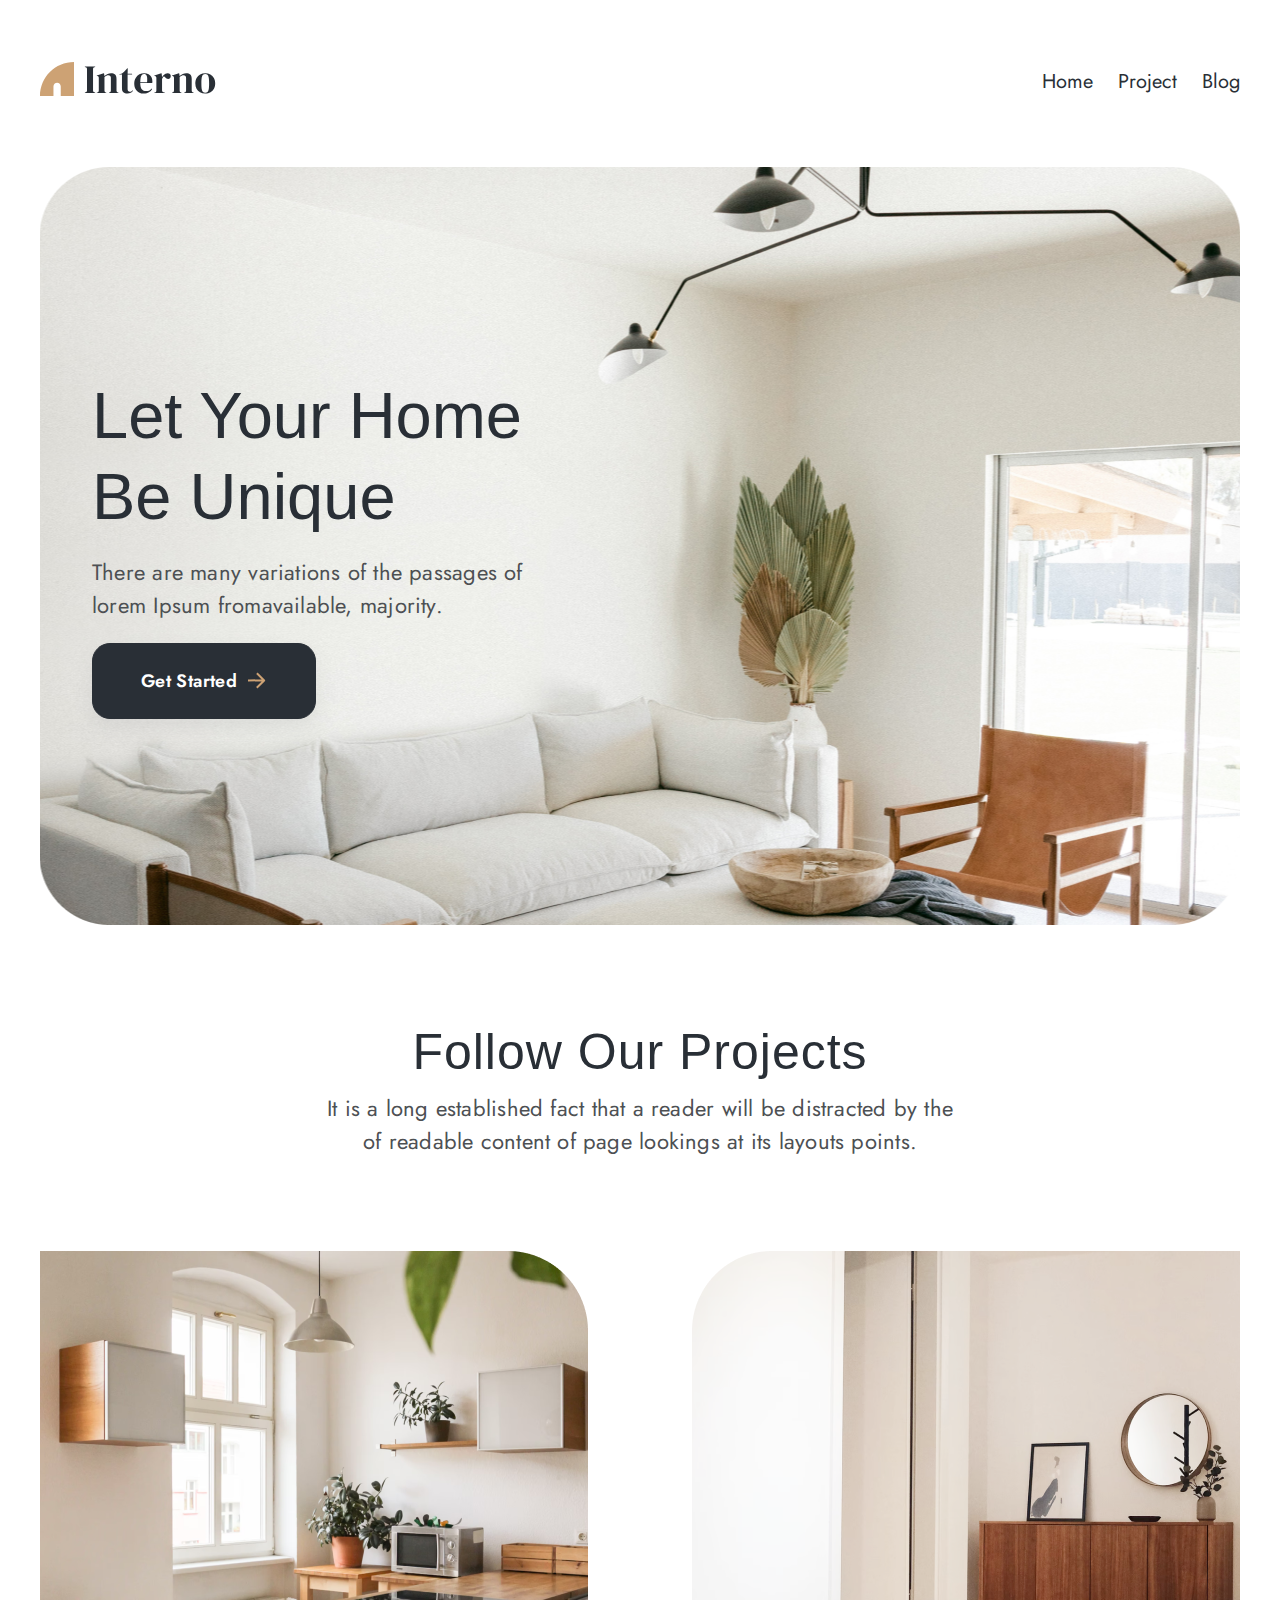
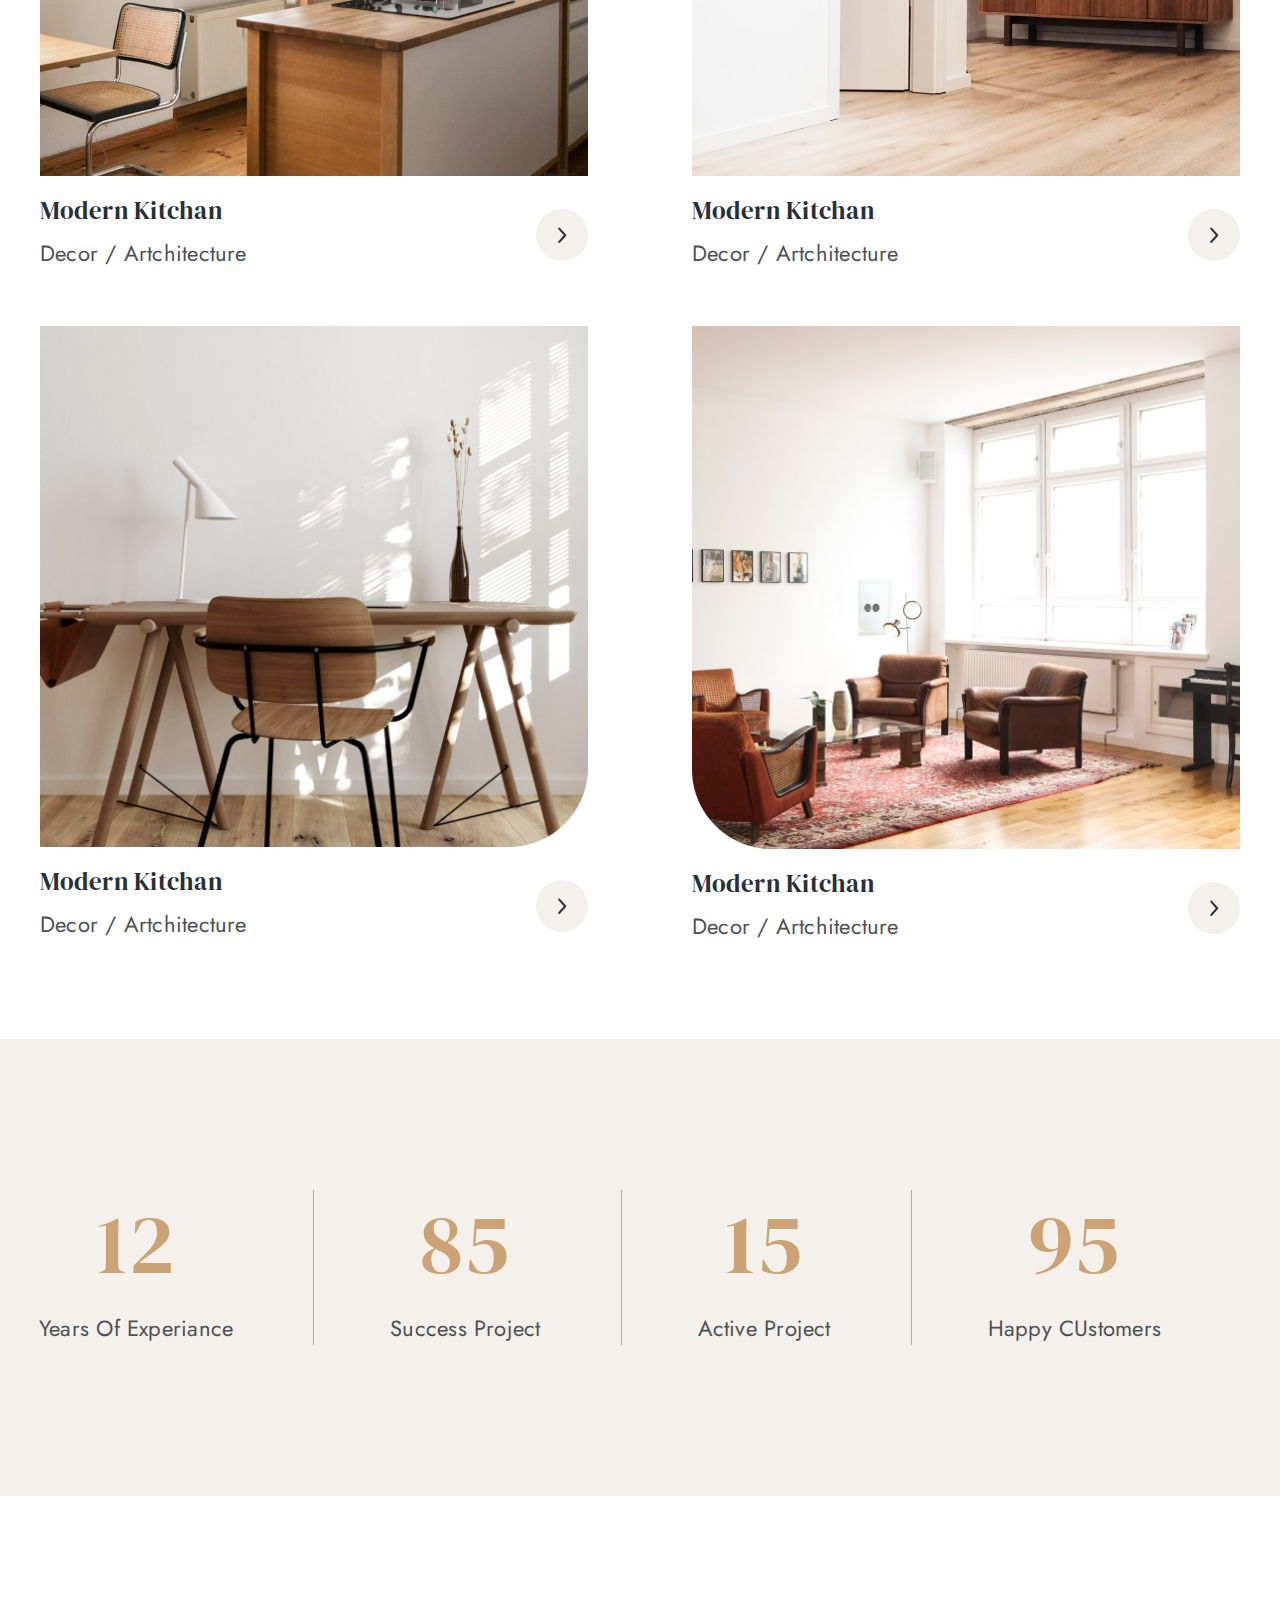
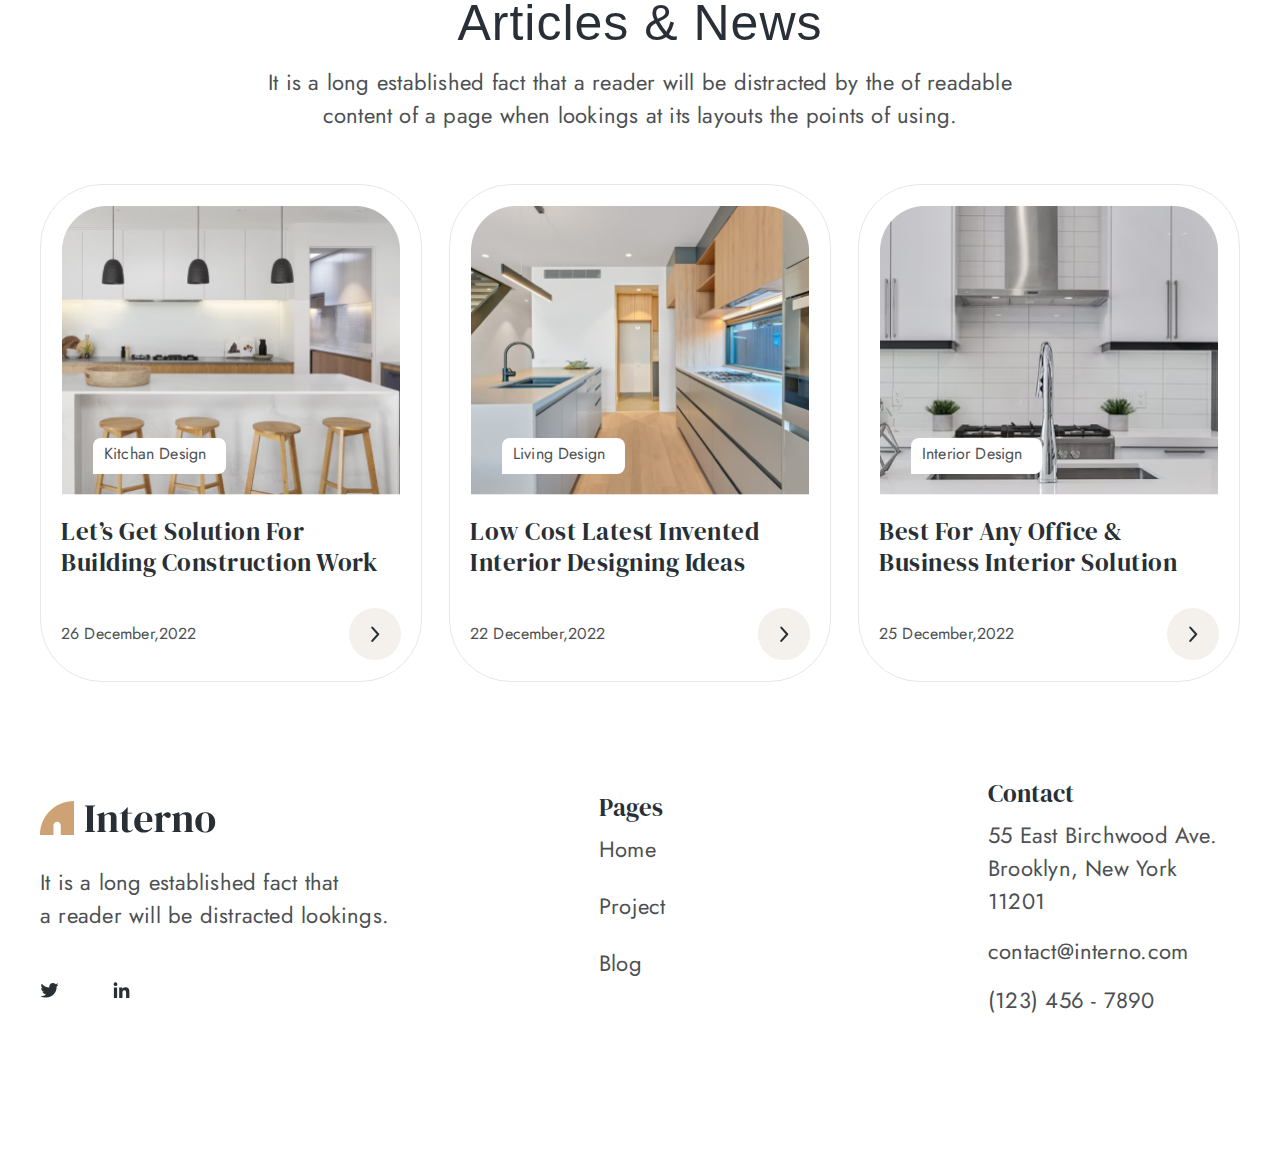
<file: index.html>
<!DOCTYPE html>
<html lang="en">

<head>
    <meta charset="UTF-8">
    <meta http-equiv="X-UA-Compatible" content="IE=edge">
    <meta name="viewport" content="width=device-width, initial-scale=1.0">
    <title>Interno</title>
    <link rel="preconnect" href="https://fonts.googleapis.com">
    <link rel="preconnect" href="https://fonts.gstatic.com" crossorigin>
    <link href="https://fonts.googleapis.com/css2?family=DM+Serif+Display&family=Jost:wght@400;600&display=swap"
        rel="stylesheet">
    <link rel="stylesheet" href="scss/style.css">
</head>

<body>
    <header class="header center">
        <div class="header__content">
            <a href="#" class="header__logo">
                <img class="header__logo-img" src="images/logo.svg" alt="logo">
            </a>
            <nav class="header__navigation">
                <ul class="header__navigation-list">
                    <li class="header__navigation-item">
                        <a href="#" class="header__navigation-link">Home</a>
                    </li>
                    <li class="header__navigation-item">
                        <a href="#" class="header__navigation-link">Project</a>
                    </li>
                    <li class="header__navigation-item">
                        <a href="pages/blog.html" class="header__navigation-link">Blog</a>
                    </li>
                </ul>
            </nav>
        </div>
    </header>
    <section class="banner center">
        <div class="banner__content">
            <div class="banner__subcontent-box">
                <div class="bunner__subcontent">
                    <h1 class="banner__subcontent-heading">Let Your Home Be Unique</h1>
                    <p class="banner__subcontent-text">There are many variations of the passages of lorem Ipsum
                        fromavailable, majority.</p>
                </div>
                <div class="banner__button-box">
                    <button class="banner__button">
                        Get Started
                        <svg class="banner__button-arrow" width="19" height="17" viewBox="0 0 19 17" fill="none"
                            xmlns="http://www.w3.org/2000/svg">
                            <path d="M2 8.43542L15.7232 8.29857M10.6182 1.91138L17.1412 8.43436L10.4868 15.0887"
                                stroke="#CDA274" stroke-width="2" stroke-linecap="square" stroke-linejoin="round" />
                        </svg>
                    </button>
                </div>
            </div>
        </div>
    </section>
    <section class="project center">
        <div class="project__content">
            <h2 class="project__heading">Follow Our Projects</h2>
            <div class="project__text-box">
                <p class="project__text">
                    It&nbsp;is&nbsp;a&nbsp;long established fact that a&nbsp;reader will be&nbsp;distracted by&nbsp;the
                    of&nbsp;readable content of&nbsp;page lookings at&nbsp;its layouts points.
                </p>
            </div>
            <div class="project__items">
                <div class="project__item">
                    <img class="project__item-image" src="images/project-photo1.png" alt="project photo1">
                    <div class="project__item-content">
                        <div class="project__item-box">
                            <p class="project__item-title">Modern Kitchan</p>
                            <p class="project__item-subtitle">Decor / Artchitecture</p>
                        </div>
                        <a href="#" class="project__item-button">
                            <svg width="9" height="16" viewBox="0 0 9 16" fill="none"
                                xmlns="http://www.w3.org/2000/svg">
                                <path d="M1.27101 14.9525L7.21387 8.26683L1.27101 1.58112" stroke="#292F36"
                                    stroke-width="2" stroke-linecap="round" stroke-linejoin="round" />
                            </svg>
                        </a>
                    </div>
                </div>
                <div class="project__item">
                    <img class="project__item-image" src="images/project-photo2.png" alt="project photo1">
                    <div class="project__item-content">
                        <div class="project__item-box">
                            <p class="project__item-title">Modern Kitchan</p>
                            <p class="project__item-subtitle">Decor / Artchitecture</p>
                        </div>
                        <a href="#" class="project__item-button">
                            <svg width="9" height="16" viewBox="0 0 9 16" fill="none"
                                xmlns="http://www.w3.org/2000/svg">
                                <path d="M1.27101 14.9525L7.21387 8.26683L1.27101 1.58112" stroke="#292F36"
                                    stroke-width="2" stroke-linecap="round" stroke-linejoin="round" />
                            </svg>
                        </a>
                    </div>
                </div>
                <div class="project__item">
                    <img class="project__item-image" src="images/project-photo3.png" alt="project photo1">
                    <div class="project__item-content">
                        <div class="project__item-box">
                            <p class="project__item-title">Modern Kitchan</p>
                            <p class="project__item-subtitle">Decor / Artchitecture</p>
                        </div>
                        <a href="#" class="project__item-button">
                            <svg width="9" height="16" viewBox="0 0 9 16" fill="none"
                                xmlns="http://www.w3.org/2000/svg">
                                <path d="M1.27101 14.9525L7.21387 8.26683L1.27101 1.58112" stroke="#292F36"
                                    stroke-width="2" stroke-linecap="round" stroke-linejoin="round" />
                            </svg>
                        </a>
                    </div>
                </div>
                <div class="project__item">
                    <img class="project__item-image" src="images/project-photo4.png" alt="project photo1">
                    <div class="project__item-content">
                        <div class="project__item-box">
                            <p class="project__item-title">Modern Kitchan</p>
                            <p class="project__item-subtitle">Decor / Artchitecture</p>
                        </div>
                        <a href="#" class="project__item-button">
                            <svg width="9" height="16" viewBox="0 0 9 16" fill="none"
                                xmlns="http://www.w3.org/2000/svg">
                                <path d="M1.27101 14.9525L7.21387 8.26683L1.27101 1.58112" stroke="#292F36"
                                    stroke-width="2" stroke-linecap="round" stroke-linejoin="round" />
                            </svg>
                        </a>
                    </div>
                </div>
            </div>
        </div>
    </section>
    <div class="counter">
        <div class="counter__content">
            <div class="counter__content-items">
                <div class="counter__content-item">
                    <p class="content-item__number">12</p>
                    <p class="content-item__text">Years Of Experiance</p>
                </div>
                <div class="counter__content-item">
                    <p class="content-item__number">85</p>
                    <p class="content-item__text">Success Project</p>
                </div>
                <div class="counter__content-item">
                    <p class="content-item__number">15</p>
                    <p class="content-item__text">Active Project</p>
                </div>
                <div class="counter__content-item">
                    <p class="content-item__number">95</p>
                    <p class="content-item__text">Happy CUstomers</p>
                </div>
            </div>
        </div>
    </div>
    <section class="blog center">
        <div class="blog__content">
            <h2 class="blog__heading">Articles & News</h2>
            <div class="blog__text-box ">
                <p class="blog__text">It&nbsp;is&nbsp;a&nbsp;long established fact that a&nbsp;reader will
                    be&nbsp;distracted by&nbsp;the of&nbsp;readable content of&nbsp;a&nbsp;page when lookings
                    at&nbsp;its layouts the points of&nbsp;using.</p>
            </div>
            <div class="blog__items">
                <div class="blog__item">
                    <img class="blog__item-image" src="images/blog-photo1.png" alt="blog photo1">
                    <div class="blog__item-tagbox">
                        <p class="blog__item-tag">Kitchan Design</p>
                    </div>
                    <div class="item-content">
                        <p class="item-content__title">Let’s&nbsp;Get Solution For Building Construction Work</p>
                        <div class="item-content__box">
                            <p class="item-content__date">26 December,2022</p>
                            <a href="#" class="item-content__button">
                                <svg width="9" height="16" viewBox="0 0 9 16" fill="none"
                                    xmlns="http://www.w3.org/2000/svg">
                                    <path d="M1.27101 14.9525L7.21387 8.26683L1.27101 1.58112" stroke="#292F36"
                                        stroke-width="2" stroke-linecap="round" stroke-linejoin="round" />
                                </svg>
                            </a>
                        </div>
                    </div>
                </div>
                <div class="blog__item">
                    <img class="blog__item-image" src="images/blog-photo2.png" alt="blog photo2">
                    <div class="blog__item-tagbox">
                        <p class="blog__item-tag">Living Design</p>
                    </div>
                    <div class="item-content">
                        <p class="item-content__title">Low Cost Latest Invented Interior Designing Ideas</p>
                        <div class="item-content__box">
                            <p class="item-content__date">22 December,2022</p>
                            <div class="item-content__button">
                                <a href="#" class="item-content__button item-content__second-button">
                                    <svg width="9" height="16" viewBox="0 0 9 16" fill="none"
                                        xmlns="http://www.w3.org/2000/svg">
                                        <path d="M1.27101 14.9525L7.21387 8.26683L1.27101 1.58112" stroke="#292F36"
                                            stroke-width="2" stroke-linecap="round" stroke-linejoin="round" />
                                    </svg>
                                </a>
                            </div>
                        </div>
                    </div>
                </div>
                <div class="blog__item">
                    <img class="blog__item-image" src="images/blog-photo3.png" alt="blog photo3">
                    <div class="blog__item-tagbox">
                        <p class="blog__item-tag">Interior Design</p>
                    </div>
                    <div class="item-content">
                        <p class="item-content__title">Best For Any Office & Business Interior Solution</p>
                        <div class="item-content__box">
                            <p class="item-content__date">25 December,2022</p>
                            <a href="#" class="item-content__button">
                                <svg width="9" height="16" viewBox="0 0 9 16" fill="none"
                                    xmlns="http://www.w3.org/2000/svg">
                                    <path d="M1.27101 14.9525L7.21387 8.26683L1.27101 1.58112" stroke="#292F36"
                                        stroke-width="2" stroke-linecap="round" stroke-linejoin="round" />
                                </svg>
                            </a>
                        </div>
                    </div>
                </div>
            </div>
        </div>
    </section>
    <footer class="footer center">
        <div class="footer__content">
            <div class="footer__items">
                <div class="footer__item">
                    <a href="#" class="footer__logo">
                        <img class="footer__logo-img" src="images/logo.svg" alt="logo">
                    </a>
                    <p class="footer__item-text">It&nbsp;is&nbsp;a&nbsp;long established fact that a&nbsp;reader will
                        be&nbsp;distracted lookings.</p>
                    <ul class="footer__icons-box">
                        <li class="footer__icon-item">
                            <a href="#" class="footer__icon-link">
                                <img src="images/tweeter.svg" alt="tweeter icon" class="footer__social-img">
                                <!-- <i class="fa-brands fa-twitter"></i> -->
                            </a>
                        </li>
                        <li class="footer__icon-item">
                            <a href="#" class="footer__icon-link">
                                <img src="images/linkedin.svg" alt="linkedin icon">
                                <!-- <i class="fa fa-linkedin"></i> -->
                            </a>
                        </li>
                    </ul>
                </div>
                <div class="footer__item">
                    <p class="footer__item-heading">Pages</p>
                    <nav class="footer__item-navigation">
                        <ul class="footer__list">
                            <li class="footer__navigation-item">
                                <a href="#" class="footer__navigation-link">Home</a>
                            </li>
                            <li class="footer__navigation-item">
                                <a href="#" class="footer__navigation-link">Project</a>
                            </li>
                            <li class="footer__navigation-item">
                                <a href="#" class="footer__navigation-link">Blog</a>
                            </li>
                        </ul>
                    </nav>
                </div>
                <div class="footer__item">
                    <p class="footer__item-heading">Contact</p>
                    <p class="footer__contact-address">
                        55 East Birchwood Ave. Brooklyn, New York 11201
                    </p>
                    <a class="footer__contact-email" href="mailto:contact@interno.com">contact@interno.com</a>
                    <a class="footer__contact-phone" href="tel:1234567890"> (123) 456 - 7890</a>
                </div>
            </div>
        </div>
    </footer>
</body>

</html>
</file>
<file: scss/style.css>
/*! normalize.css v8.0.1 | MIT License | github.com/necolas/normalize.css */
/* Document
   ========================================================================== */
/**
 * 1. Correct the line height in all browsers.
 * 2. Prevent adjustments of font size after orientation changes in iOS.
 */
 html {
    line-height: 1.15; /* 1 */
    -webkit-text-size-adjust: 100%; /* 2 */
  }
  
  /* Sections
     ========================================================================== */
  /**
   * Remove the margin in all browsers.
   */
  body {
    margin: 0;
  }
  
  /**
   * Render the `main` element consistently in IE.
   */
  main {
    display: block;
  }
  
  /**
   * Correct the font size and margin on `h1` elements within `section` and
   * `article` contexts in Chrome, Firefox, and Safari.
   */
  h1 {
    font-size: 2em;
    margin: 0.67em 0;
  }
  
  /* Grouping content
     ========================================================================== */
  /**
   * 1. Add the correct box sizing in Firefox.
   * 2. Show the overflow in Edge and IE.
   */
  hr {
    box-sizing: content-box; /* 1 */
    height: 0; /* 1 */
    overflow: visible; /* 2 */
  }
  
  /**
   * 1. Correct the inheritance and scaling of font size in all browsers.
   * 2. Correct the odd `em` font sizing in all browsers.
   */
  pre {
    font-family: monospace, monospace; /* 1 */
    font-size: 1em; /* 2 */
  }
  
  /* Text-level semantics
     ========================================================================== */
  /**
   * Remove the gray background on active links in IE 10.
   */
  a {
    background-color: transparent;
  }
  
  /**
   * 1. Remove the bottom border in Chrome 57-
   * 2. Add the correct text decoration in Chrome, Edge, IE, Opera, and Safari.
   */
  abbr[title] {
    border-bottom: none; /* 1 */
    text-decoration: underline; /* 2 */
    -webkit-text-decoration: underline dotted;
            text-decoration: underline dotted; /* 2 */
  }
  
  /**
   * Add the correct font weight in Chrome, Edge, and Safari.
   */
  b,
  strong {
    font-weight: bolder;
  }
  
  /**
   * 1. Correct the inheritance and scaling of font size in all browsers.
   * 2. Correct the odd `em` font sizing in all browsers.
   */
  code,
  kbd,
  samp {
    font-family: monospace, monospace; /* 1 */
    font-size: 1em; /* 2 */
  }
  
  /**
   * Add the correct font size in all browsers.
   */
  small {
    font-size: 80%;
  }
  
  /**
   * Prevent `sub` and `sup` elements from affecting the line height in
   * all browsers.
   */
  sub,
  sup {
    font-size: 75%;
    line-height: 0;
    position: relative;
    vertical-align: baseline;
  }
  
  sub {
    bottom: -0.25em;
  }
  
  sup {
    top: -0.5em;
  }
  
  /* Embedded content
     ========================================================================== */
  /**
   * Remove the border on images inside links in IE 10.
   */
  img {
    border-style: none;
  }
  
  /* Forms
     ========================================================================== */
  /**
   * 1. Change the font styles in all browsers.
   * 2. Remove the margin in Firefox and Safari.
   */
  button,
  input,
  optgroup,
  select,
  textarea {
    font-family: inherit; /* 1 */
    font-size: 100%; /* 1 */
    line-height: 1.15; /* 1 */
    margin: 0; /* 2 */
  }
  
  /**
   * Show the overflow in IE.
   * 1. Show the overflow in Edge.
   */
  button,
  input { /* 1 */
    overflow: visible;
  }
  
  /**
   * Remove the inheritance of text transform in Edge, Firefox, and IE.
   * 1. Remove the inheritance of text transform in Firefox.
   */
  button,
  select { /* 1 */
    text-transform: none;
  }
  
  /**
   * Correct the inability to style clickable types in iOS and Safari.
   */
  /**
   * Remove the inner border and padding in Firefox.
   */
  button::-moz-focus-inner,
  [type=button]::-moz-focus-inner,
  [type=reset]::-moz-focus-inner,
  [type=submit]::-moz-focus-inner {
    border-style: none;
    padding: 0;
  }
  
  /**
   * Restore the focus styles unset by the previous rule.
   */
  button:-moz-focusring,
  [type=button]:-moz-focusring,
  [type=reset]:-moz-focusring,
  [type=submit]:-moz-focusring {
    outline: 1px dotted ButtonText;
  }
  
  /**
   * Correct the padding in Firefox.
   */
  fieldset {
    padding: 0.35em 0.75em 0.625em;
  }
  
  /**
   * 1. Correct the text wrapping in Edge and IE.
   * 2. Correct the color inheritance from `fieldset` elements in IE.
   * 3. Remove the padding so developers are not caught out when they zero out
   *    `fieldset` elements in all browsers.
   */
  legend {
    box-sizing: border-box; /* 1 */
    color: inherit; /* 2 */
    display: table; /* 1 */
    max-width: 100%; /* 1 */
    padding: 0; /* 3 */
    white-space: normal; /* 1 */
  }
  
  /**
   * Add the correct vertical alignment in Chrome, Firefox, and Opera.
   */
  progress {
    vertical-align: baseline;
  }
  
  /**
   * Remove the default vertical scrollbar in IE 10+.
   */
  textarea {
    overflow: auto;
  }
  
  /**
   * 1. Add the correct box sizing in IE 10.
   * 2. Remove the padding in IE 10.
   */
  [type=checkbox],
  [type=radio] {
    box-sizing: border-box; /* 1 */
    padding: 0; /* 2 */
  }
  
  /**
   * Correct the cursor style of increment and decrement buttons in Chrome.
   */
  [type=number]::-webkit-inner-spin-button,
  [type=number]::-webkit-outer-spin-button {
    height: auto;
  }
  
  /**
   * 1. Correct the odd appearance in Chrome and Safari.
   * 2. Correct the outline style in Safari.
   */
  [type=search] {
    outline-offset: -2px; /* 2 */
  }
  
  /**
   * Remove the inner padding in Chrome and Safari on macOS.
   */
  [type=search]::-webkit-search-decoration {
    -webkit-appearance: none;
  }
  
  /**
   * 1. Correct the inability to style clickable types in iOS and Safari.
   * 2. Change font properties to `inherit` in Safari.
   */
  ::-webkit-file-upload-button {
    -webkit-appearance: button; /* 1 */
    font: inherit; /* 2 */
  }
  
  /* Interactive
     ========================================================================== */
  /*
   * Add the correct display in Edge, IE 10+, and Firefox.
   */
  details {
    display: block;
  }
  
  /*
   * Add the correct display in all browsers.
   */
  summary {
    display: list-item;
  }
  
  /* Misc
     ========================================================================== */
  /**
   * Add the correct display in IE 10+.
   */
  template {
    display: none;
  }
  
  /**
   * Add the correct display in IE 10.
   */
  [hidden] {
    display: none;
  }
  
  html {
    box-sizing: border-box;
  }
  
  *,
  *::before,
  *::after {
    box-sizing: inherit;
  }
  
  a {
    color: inherit;
    text-decoration: none;
  }
  
  img {
    max-width: 100%;
  }
  
  ul {
    padding: 0;
    list-style: none;
  }
  
  summary {
    display: block;
  }
  
  summary::-webkit-details-marker {
    display: none;
  }
  
  .intro {
    margin-bottom: 200px;
  }
  .intro__content {
    background-image: url("../images/image_laceholder.png");
    background-position: center;
    background-repeat: no-repeat;
    background-size: cover;
    display: flex;
    justify-content: center;
  }
  .intro__title-content {
    display: flex;
    flex-direction: column;
    justify-content: center;
    align-items: center;
    gap: 10px;
    width: 503px;
    padding: 41px 78px;
    border-radius: 37px 37px 0px 0px;
    background: #FFF;
    max-width: 503px;
    margin-top: 178px;
  }
  .intro__heading {
    color: #292F36;
    font-family: "DM Serif Display", sans-serif;
    font-size: 50px;
    font-style: normal;
    font-weight: 400;
    line-height: 1.25;
    margin: 0;
  }
  .intro__breadcrumbs {
    margin: 0;
    padding: 0;
  }
  .intro__breadcrumbs-item {
    display: inline-block;
    align-items: center;
  }
  .intro__breadcrumbs-item:not(:last-child)::after {
    content: "/";
    margin-left: 8px;
    margin-right: 8px;
  }
  .intro__breadcrumbs-link {
    color: #4D5053;
    font-family: "Jost", sans-serif;
    font-size: 22px;
    font-style: normal;
    font-weight: 400;
    line-height: 1.5;
    letter-spacing: 0.22px;
    transition: all 0.5s ease-out;
  }
  .intro__breadcrumbs-link:hover {
    color: #CDA274;
    transition: all 0.8s ease-out;
  }
  .intro__breadcrumbs-link:active {
    color: #4D5053;
    transition: all 0.8s ease-out;
  }
  .intro__breadcrumbs-link:focus {
    color: #CDA274;
    transition: all 0.8s ease-out;
  }
  
  .news {
    margin-bottom: 200px;
  }
  .news__heading {
    color: #292F36;
    font-family: "DM Serif Display", sans-serif;
    font-size: 50px;
    font-style: normal;
    font-weight: 400;
    line-height: 1.25;
    letter-spacing: 1px;
    margin: 0;
    margin-bottom: 30px;
  }
  .news__items {
    display: grid;
    grid-template-columns: repeat(3, 382px);
    grid-template-rows: repeat(2, auto);
    justify-content: center;
    align-content: center;
    gap: 27px;
    margin-bottom: 51px;
  }
  .news__item {
    position: relative;
    display: flex;
    flex-direction: column;
    gap: 21px;
    padding: 21px;
    border-radius: 62px;
    border: 1px solid #E7E7E7;
    box-shadow: 0px 10px 30px 0px rgba(255, 255, 255, 0.25);
    justify-content: center;
    align-items: center;
    transition: all 0.5s ease-out;
  }
  .news__item:hover {
    background-color: #F4F0EC;
    transition: all 0.8s ease-out;
  }
  .news__item:hover .item-content__button {
    background-color: #FFFFFF;
    transition: all 0.8s ease-out;
  }
  .news__item-image {
    display: flex;
    width: 100%;
  }
  .news__item-tagbox {
    position: absolute;
    top: 253px;
    left: 52px;
    background-color: #FFFFFF;
    padding: 4px 20px 8px 11px;
    border-top-left-radius: 8px;
    border-top-right-radius: 8px;
    border-bottom-right-radius: 8px;
  }
  .news__item-tag {
    color: #4D5053;
    font-family: Jost;
    font-size: 16px;
    font-style: normal;
    font-weight: 400;
    line-height: 1.5;
    letter-spacing: 0.16px;
    text-transform: capitalize;
    margin: 0;
  }
  .news__pagination {
    display: flex;
    justify-content: center;
    align-items: center;
  }
  .news__pagination-box {
    display: flex;
    flex-direction: row;
    justify-content: center;
    margin: 0;
    gap: 20px;
  }
  .news__pagination-item {
    display: flex;
    justify-content: center;
    align-items: center;
    width: 52px;
    height: 52px;
    border: 1px solid #cda274;
    border-radius: 50%;
    color: #292f36;
    font-family: "Jost", sans-serif;
    font-size: 16px;
    font-style: normal;
    font-weight: 500;
    line-height: 1.5;
    text-transform: capitalize;
    transition: all 0.5s ease-out;
  }
  .news__pagination-item_active {
    background-color: #f4f0ec;
    border: none;
  }
  
  .item-content {
    display: flex;
    flex-direction: column;
    justify-content: flex-start;
    align-items: center;
    gap: 30px;
  }
  .item-content__box {
    display: flex;
    flex-direction: row;
    justify-content: space-between;
    align-items: center;
    min-width: 340px;
  }
  .item-content__title-box {
    display: flex;
    width: 305px;
    height: 70px;
    flex-direction: column;
    justify-content: center;
  }
  .item-content__title {
    color: #292F36;
    font-family: "DM Serif Display", sans-serif;
    font-size: 25px;
    font-style: normal;
    font-weight: 400;
    line-height: 1.25;
    letter-spacing: 0.5px;
    margin: 0;
  }
  .item-content__date {
    color: #4D5053;
    font-family: "Jost", sans-serif;
    font-size: 16px;
    font-style: normal;
    font-weight: 400;
    line-height: 1.5;
    letter-spacing: 0.16px;
    text-transform: capitalize;
    margin: 0;
  }
  .item-content__button {
    display: flex;
    justify-content: center;
    align-items: center;
    border: none;
    height: 52px;
    width: 52px;
    border-radius: 50%;
    background-color: #F4F0EC;
    cursor: pointer;
    padding: 0;
    transition: all 0.8s ease-out;
  }
  .item-content__button:active {
    background-color: #4D5053;
    transition: all 0.8s ease-out;
  }
  .item-content__button:focus {
    background-color: #CDA274;
    transition: all 0.8s ease-out;
  }
  
  .post {
    margin-bottom: 150px;
  }
  .post__heading {
    color: #292F36;
    font-family: "DM Serif Display", sans-serif;
    font-size: 50px;
    font-style: normal;
    font-weight: 400;
    line-height: 1.25;
    letter-spacing: 1px;
    margin: 0;
    margin-bottom: 27px;
  }
  .post__subcontent-box {
    display: flex;
    flex-direction: row;
    justify-content: flex-start;
    align-items: center;
    gap: 65px;
    border-radius: 62px;
    border: 1px solid #E7E7E7;
    box-shadow: 0px 10px 30px 0px rgba(255, 255, 255, 0.25);
    padding: 22px;
  }
  .post__subcontent {
    display: flex;
    flex-direction: column;
    justify-content: flex-start;
    align-items: center;
    max-width: 489px;
    gap: 31px;
  }
  .post__subcontent-container {
    display: flex;
    flex-direction: column;
    justify-content: flex-start;
    align-items: center;
    max-width: 469px;
    gap: 22px;
  }
  .post__subcontent-heading {
    color: #292F36;
    font-family: "DM Serif Display", sans-serif;
    font-size: 25px;
    font-style: normal;
    font-weight: 400;
    line-height: 1.25;
    letter-spacing: 0.5px;
    margin: 0;
  }
  .post__subcontent-text {
    color: #4D5053;
    font-family: "Jost", sans-serif;
    font-size: 22px;
    font-style: normal;
    font-weight: 400;
    line-height: 1.5;
    letter-spacing: 0.22px;
    margin: 0;
    margin-bottom: 10px;
  }
  .post__subtitle-box {
    display: flex;
    flex-direction: row;
    justify-content: space-between;
    align-items: center;
    min-width: 469px;
  }
  .post__subcontent-subtitle {
    color: #4D5053;
    font-family: Jost;
    font-size: 16px;
    font-style: normal;
    font-weight: 400;
    line-height: 1.5;
    letter-spacing: 0.16px;
    text-transform: capitalize;
    margin: 0;
  }
  .post__button {
    display: flex;
    justify-content: center;
    align-items: center;
    border: none;
    height: 52px;
    width: 52px;
    border-radius: 50%;
    background-color: #F4F0EC;
    cursor: pointer;
    transition: all 0.8s ease-out;
    padding: 0;
  }
  .post__button:hover {
    background-color: #FFFFFF;
    border: 1px solid #E7E7E7;
    transition: all 0.8s ease-out;
  }
  .post__button:active {
    background-color: #4D5053;
    border: none;
    transition: all 0.8s ease-out;
  }
  .post__button:focus {
    background-color: #CDA274;
    border: none;
    transition: all 0.8s ease-out;
  }
  .post__button:nth-child(1) {
    background-color: #FFFFFF;
  }
  
  .top-banner {
    margin-bottom: 200px;
  }
  .top-banner__content {
    background-image: url("../images/image_laceholder2.png");
    background-position: center;
    background-repeat: no-repeat;
    background-size: cover;
    display: flex;
    justify-content: center;
    min-height: 351px;
  }
  
  .blog-details {
    margin-bottom: 96px;
  }
  .blog-details__content {
    display: grid;
    grid-template-columns: 799px 345px;
    justify-content: center;
    align-items: flex-start;
    gap: 52px;
  }
  
  .article__heading {
    color: #292F36;
    font-family: "DM Serif Display", sans-serif;
    font-size: 50px;
    font-style: normal;
    font-weight: 400;
    line-height: 1.25;
    letter-spacing: 1px;
    margin: 0;
    margin-bottom: 21px;
  }
  .article__image {
    margin-bottom: 46px;
  }
  .article__subcontent {
    display: flex;
    flex-direction: row;
    justify-content: space-between;
    align-items: flex-start;
    margin-bottom: 48px;
  }
  .article__date {
    color: #4D5053;
    font-family: "Jost", sans-serif;
    font-size: 16px;
    font-style: normal;
    font-weight: 400;
    line-height: 1.5;
    letter-spacing: 0.16px;
    text-transform: capitalize;
    margin: 0;
  }
  .article__text {
    color: #4D5053;
    font-family: "Jost", sans-serif;
    font-size: 22px;
    font-style: normal;
    font-weight: 400;
    line-height: 1.5;
    letter-spacing: 0.22px;
    margin: 0;
    margin-bottom: 35px;
  }
  .article__text:nth-child(3) {
    margin-bottom: 24px;
  }
  .article__subtext-box {
    display: flex;
    flex-direction: row;
    justify-content: flex-start;
    align-items: flex-start;
    gap: 14px;
    margin-bottom: 32px;
  }
  .article__subtext-box:nth-child(3) {
    margin-bottom: 44px;
  }
  .article__subtext-span {
    color: #CDA274;
    font-family: "DM Serif Display", sans-serif;
    font-size: 20px;
    font-style: normal;
    font-weight: 400;
    line-height: 1.25;
    letter-spacing: 0.4px;
    margin: 0;
  }
  .article__subtext {
    color: #4D5053;
    font-family: "Jost", sans-serif;
    font-size: 22px;
    font-style: normal;
    font-weight: 400;
    line-height: 1.5;
    letter-spacing: 0.22px;
    margin: 0;
  }
  
  .breadcrumbs__list {
    display: flex;
    flex-direction: row;
    justify-content: center;
    margin: 0;
  }
  .breadcrumbs__item:not(:last-child)::after {
    content: "/";
    margin-left: 8px;
    margin-right: 8px;
  }
  .breadcrumbs__link {
    color: #4D5053;
    font-family: "Jost", sans-serif;
    font-size: 16px;
    font-style: normal;
    font-weight: 400;
    line-height: 1.5;
    letter-spacing: 0.16px;
    text-transform: capitalize;
    margin: 0;
    transition: all 0.5s ease-out;
  }
  .breadcrumbs__link:hover {
    color: #CDA274;
    transition: all 0.8s ease-out;
  }
  .breadcrumbs__link:active {
    color: #4D5053;
    transition: all 0.8s ease-out;
  }
  .breadcrumbs__link:focus {
    color: #CDA274;
    transition: all 0.8s ease-out;
  }
  
  .quotes {
    margin-bottom: 27px;
  }
  .quotes__content {
    display: flex;
    flex-direction: column;
    justify-content: center;
    align-items: center;
    padding: 53px 200px;
    border-radius: 50px;
    background: #F4F0EC;
  }
  .quotes__text {
    color: #CDA274;
    text-align: center;
    font-family: "DM Serif Display", sans-serif;
    font-size: 25px;
    font-style: italic;
    font-weight: 400;
    line-height: 1.25;
    letter-spacing: 0.5px;
    margin: 0;
  }
  
  .sidebar__content {
    display: flex;
    flex-direction: column;
    justify-content: flex-start;
    align-items: flex-start;
    gap: 24px;
  }
  .sidebar__heading {
    color: #292F36;
    font-family: "DM Serif Display", sans-serif;
    font-size: 25px;
    font-style: normal;
    font-weight: 400;
    line-height: 1.25;
    letter-spacing: 0.5px;
    margin: 0;
  }
  .sidebar__buttons-box {
    display: flex;
    justify-content: flex-start;
    align-content: flex-start;
    flex-wrap: wrap;
    gap: 10px;
  }
  .sidebar__button {
    color: #292F36;
    text-align: center;
    font-family: Jost;
    font-size: 18px;
    font-style: normal;
    font-weight: 400;
    line-height: 125%;
    letter-spacing: 0.36px;
    border: none;
    border-radius: 10px;
    background-color: #F4F0EC;
    padding: 9px 30px;
    transition: all 0.5s ease-out;
  }
  .sidebar__button:hover {
    background-color: #CDA274;
    transition: all 0.8s ease-out;
  }
  .sidebar__button:focus {
    color: #FFFFFF;
    background-color: #292F36;
    transition: all 0.8s ease-out;
  }
  .sidebar__button_active {
    color: #FFFFFF;
    background-color: #292F36;
  }
  
  .center {
    padding-left: calc(50% - 600px);
    padding-right: calc(50% - 600px);
  }
  
  body {
    background-color: #FFFFFF;
  }
  
  .header {
    margin-top: 53px;
    margin-bottom: 57px;
  }
  .header__content {
    display: flex;
    justify-content: space-between;
    align-items: center;
  }
  .header__navigation-list {
    display: flex;
    gap: 25px;
  }
  .header__navigation-link {
    font-family: "Jost", sans-serif;
    font-weight: 400;
    font-style: normal;
    font-size: 20px;
    line-height: 1.25;
    color: #292F36;
    text-align: center;
  }
  .header__navigation-link:hover {
    color: #CDA274;
    transition: all 0.8s ease-out;
  }
  .header__navigation-link:active {
    color: #4D5053;
    transition: all 0.8s ease-out;
  }
  .header__navigation-link:focus {
    color: #CDA274;
    transition: all 0.8s ease-out;
  }
  
  .banner {
    margin-bottom: 96px;
  }
  .banner__content {
    position: relative;
    overflow: hidden;
    width: 100%;
    min-height: 758px;
    background-image: url("../images/banner.png");
    background-position: center;
    background-repeat: no-repeat;
    background-size: cover;
  }
  .banner__subcontent-box {
    position: absolute;
    top: 208px;
    left: 52px;
    display: grid;
    grid-template-columns: 434px;
    grid-template-rows: repeat(2, auto);
    gap: 21px;
  }
  .banner__subcontent-heading {
    font-family: " DM Serif Display", sans-serif;
    font-weight: 400;
    font-style: normal;
    font-size: 65px;
    line-height: 1.25;
    color: #292F36;
    margin: 0;
    margin-bottom: 18px;
  }
  .banner__subcontent-text {
    font-family: "Jost", sans-serif;
    font-weight: 400;
    font-style: normal;
    font-size: 22px;
    line-height: 1.5;
    color: #4D5053;
    letter-spacing: 0.22px;
    margin: 0;
  }
  .banner__button-box {
    display: flex;
    justify-content: flex-start;
    align-items: center;
    flex-wrap: nowrap;
  }
  .banner__button {
    display: flex;
    padding: 26px 49px 26px 48px;
    justify-content: center;
    align-items: center;
    flex-wrap: nowrap;
    max-width: 228px;
    box-sizing: border-box;
    border-radius: 18px;
    border: 1px solid #292F36;
    background: #292F36;
    box-shadow: 0px 10px 20px 0px rgba(192, 192, 192, 0.35);
    cursor: pointer;
    font-family: "Jost", sans-serif;
    font-weight: 600;
    font-style: normal;
    font-size: 18px;
    line-height: 1.25;
    letter-spacing: 0.36px;
    text-align: center;
    color: #FFF;
    transition: all 0.8s ease-out;
  }
  .banner__button:hover {
    color: #CDA274;
    background: #FFFFFF;
    border: 1px solid #292F36;
    transition: all 0.8s ease-out;
  }
  .banner__button:focus {
    outline: none !important;
    fill: #FFFFFF;
  }
  .banner__button:active {
    color: #CDA274;
    background: #FFFFFF;
    border: 1px solid #292F36;
    transition: all 0.5s ease-out;
  }
  .banner__button-arrow {
    margin-left: 10px;
  }
  .banner__button-arrow:hover path {
    transition: all 0.8s ease-out;
  }
  
  .project {
    margin-bottom: 96px;
  }
  .project__content {
    display: grid;
    justify-content: center;
  }
  .project__heading {
    color: #292F36;
    text-align: center;
    font-family: " DM Serif Display", sans-serif;
    font-size: 50px;
    font-style: normal;
    font-weight: 400;
    line-height: 1.25;
    letter-spacing: 1px;
    margin: 0;
    margin-bottom: 8px;
  }
  .project__text-box {
    display: block;
    margin: 0 auto;
    max-width: 737px;
    margin-bottom: 93px;
  }
  .project__text {
    color: #4D5053;
    text-align: center;
    font-family: Jost;
    font-size: 22px;
    font-style: normal;
    font-weight: 400;
    line-height: 1.5;
    letter-spacing: 0.22px;
    margin: 0;
  }
  .project__items {
    display: grid;
    grid-template-columns: repeat(2, 548px);
    justify-content: center;
    -moz-column-gap: 104px;
         column-gap: 104px;
    row-gap: 56px;
  }
  .project__item-image {
    display: flex;
    width: 100%;
  }
  .project__item-content {
    display: flex;
    flex-direction: row;
    justify-content: space-between;
    align-items: center;
    padding-top: 24px;
  }
  .project__item-box {
    display: flex;
    max-width: 217px;
    height: 70px;
    flex-direction: column;
    align-items: flex-start;
    gap: 10px;
    align-content: flex-start;
    justify-content: flex-end;
  }
  .project__item-title {
    color: #292F36;
    font-family: "DM Serif Display", sans-serif;
    font-size: 25px;
    font-style: normal;
    font-weight: 400;
    line-height: 1.25;
    letter-spacing: 0.5px;
    margin: 0;
  }
  .project__item-subtitle {
    color: #4D5053;
    font-family: "Jost", sans-serif;
    font-size: 22px;
    font-style: normal;
    font-weight: 400;
    line-height: 1.5;
    letter-spacing: 0.22px;
    margin: 0;
  }
  .project__item-button {
    display: flex;
    justify-content: center;
    align-items: center;
    border: none;
    height: 52px;
    width: 52px;
    border-radius: 50%;
    background-color: #F4F0EC;
    cursor: pointer;
    transition: all 0.8s ease-out;
    padding: 0;
  }
  .project__item-button:hover {
    background-color: #FFFFFF;
    border: 1px solid #E7E7E7;
    transition: all 0.8s ease-out;
  }
  .project__item-button:active {
    background-color: #4D5053;
    border: none;
    transition: all 0.8s ease-out;
  }
  .project__item-button:focus {
    background-color: #CDA274;
    border: none;
    transition: all 0.8s ease-out;
  }
  
  .counter {
    margin-bottom: 96px;
  }
  .counter__content {
    background-color: #F4F0EC;
    display: flex;
    justify-content: center;
    align-content: center;
    padding-top: 151px;
    padding-bottom: 151px;
  }
  .counter__content-items {
    display: flex;
    justify-content: center;
    align-items: center;
    flex-direction: row;
    gap: 76px;
  }
  .counter__content-item {
    display: flex;
    flex-direction: column;
    justify-content: center;
    align-items: center;
    gap: 16px;
    padding-right: 80px;
    border-right: 1px solid #CDA274;
  }
  .counter__content-item:last-child {
    border: none;
  }
  
  .content-item__number {
    color: #CDA274;
    font-family: DM Serif Display, sans-serif;
    font-size: 85px;
    font-style: normal;
    font-weight: 400;
    line-height: 1.25;
    letter-spacing: 1.7px;
    margin: 0;
  }
  
  .content-item__text {
    color: #4D5053;
    font-family: Jost, sans-serif;
    font-size: 22px;
    font-style: normal;
    font-weight: 400;
    line-height: 1.5;
    letter-spacing: 0.22px;
    margin: 0;
  }
  
  .blog {
    margin-bottom: 96px;
  }
  .blog__content {
    display: flex;
    justify-content: center;
    flex-direction: column;
    align-content: center;
    align-items: center;
    flex-wrap: wrap;
  }
  .blog__heading {
    color: #292F36;
    text-align: center;
    font-family: " DM Serif Display", sans-serif;
    font-size: 50px;
    font-style: normal;
    font-weight: 400;
    line-height: 1.25;
    letter-spacing: 1px;
    margin: 0;
    margin-bottom: 12px;
  }
  .blog__text-box {
    display: block;
    margin: 0 auto;
    max-width: 811px;
    margin-bottom: 52px;
  }
  .blog__text {
    color: #4D5053;
    text-align: center;
    font-family: "Jost", sans-serif;
    font-size: 22px;
    font-style: normal;
    font-weight: 400;
    line-height: 1.5;
    letter-spacing: 0.22px;
    margin: 0;
  }
  .blog__items {
    display: grid;
    grid-template-columns: repeat(3, 382px);
    justify-content: center;
    align-content: center;
    gap: 27px;
  }
  .blog__item {
    position: relative;
    display: flex;
    flex-direction: column;
    gap: 21px;
    padding: 21px;
    border-radius: 62px;
    border: 1px solid #E7E7E7;
    box-shadow: 0px 10px 30px 0px rgba(255, 255, 255, 0.25);
    justify-content: center;
    align-items: center;
    transition: all 0.5s ease-out;
  }
  .blog__item:hover {
    background-color: #F4F0EC;
    transition: all 0.8s ease-out;
  }
  .blog__item:hover .item-content__button {
    background-color: #FFFFFF;
    transition: all 0.8s ease-out;
  }
  .blog__item-image {
    display: flex;
    width: 100%;
  }
  .blog__item-tagbox {
    position: absolute;
    top: 253px;
    left: 52px;
    background-color: #FFFFFF;
    padding: 4px 20px 8px 11px;
    border-top-left-radius: 8px;
    border-top-right-radius: 8px;
    border-bottom-right-radius: 8px;
  }
  .blog__item-tag {
    color: #4D5053;
    font-family: Jost;
    font-size: 16px;
    font-style: normal;
    font-weight: 400;
    line-height: 1.5;
    letter-spacing: 0.16px;
    text-transform: capitalize;
    margin: 0;
  }
  
  .item-content {
    display: flex;
    flex-direction: column;
    justify-content: flex-start;
    align-items: center;
    gap: 30px;
  }
  .item-content__box {
    display: flex;
    flex-direction: row;
    justify-content: space-between;
    align-items: center;
    min-width: 340px;
  }
  .item-content__title-box {
    display: flex;
    width: 305px;
    height: 70px;
    flex-direction: column;
    justify-content: center;
  }
  .item-content__title {
    color: #292F36;
    font-family: "DM Serif Display", sans-serif;
    font-size: 25px;
    font-style: normal;
    font-weight: 400;
    line-height: 1.25;
    letter-spacing: 0.5px;
    margin: 0;
  }
  .item-content__date {
    color: #4D5053;
    font-family: "Jost", sans-serif;
    font-size: 16px;
    font-style: normal;
    font-weight: 400;
    line-height: 1.5;
    letter-spacing: 0.16px;
    text-transform: capitalize;
    margin: 0;
  }
  .item-content__button {
    display: flex;
    justify-content: center;
    align-items: center;
    border: none;
    height: 52px;
    width: 52px;
    border-radius: 50%;
    background-color: #F4F0EC;
    cursor: pointer;
    padding: 0;
    transition: all 0.8s ease-out;
  }
  .item-content__button:active {
    background-color: #4D5053;
    transition: all 0.8s ease-out;
  }
  .item-content__button:focus {
    background-color: #CDA274;
    transition: all 0.8s ease-out;
  }
  
  .footer {
    margin-bottom: 134px;
  }
  .footer__content {
    display: grid;
    justify-content: center;
    align-content: center;
  }
  .footer__items {
    display: grid;
    grid-template-columns: repeat(3, 1fr);
    justify-content: center;
    gap: 27px;
  }
  .footer__item {
    display: flex;
    justify-content: center;
    flex-direction: column;
    align-items: flex-start;
    flex-wrap: wrap;
    align-content: flex-start;
  }
  .footer__item:nth-child(2) {
    padding-left: 150px;
  }
  .footer__item:nth-child(3) {
    padding-left: 130px;
  }
  .footer__logo {
    margin-bottom: 18px;
  }
  .footer__item-text {
    color: #4D5053;
    font-family: "Jost", sans-serif;
    font-size: 22px;
    font-style: normal;
    font-weight: 400;
    line-height: 1.5;
    letter-spacing: 0.22px;
    margin: 0;
    margin-bottom: 50px;
  }
  .footer__icons-box {
    display: flex;
    justify-content: flex-start;
    align-items: center;
    flex-direction: row;
    gap: 54px;
    margin: 0;
  }
  .footer__item-heading {
    color: #292F36;
    font-family: "DM Serif Display", sans-serif;
    font-size: 25px;
    font-style: normal;
    font-weight: 400;
    line-height: 1.25;
    margin: 0;
    margin-bottom: 10px;
  }
  .footer__list {
    display: flex;
    flex-direction: column;
    align-content: flex-start;
    justify-content: center;
    align-items: flex-start;
    margin: 0;
  }
  .footer__navigation-item {
    padding-bottom: 24px;
  }
  .footer__navigation-link {
    color: #4D5053;
    font-family: "Jost", sans-serif;
    font-size: 22px;
    font-style: normal;
    font-weight: 400;
    line-height: 1.5;
    letter-spacing: 0.22px;
    margin: 0;
  }
  .footer__navigation-link:hover {
    color: #CDA274;
    transition: all 0.8s ease-out;
  }
  .footer__navigation-link:active {
    color: #4D5053;
    transition: all 0.8s ease-out;
  }
  .footer__navigation-link:focus {
    color: #CDA274;
    transition: all 0.8s ease-out;
  }
  .footer__contact-address {
    color: #4D5053;
    font-family: "Jost", sans-serif;
    font-size: 22px;
    font-style: normal;
    font-weight: 400;
    line-height: 1.5;
    letter-spacing: 0.22px;
    margin: 0;
  }
  .footer__contact-email {
    color: #4D5053;
    font-family: "Jost", sans-serif;
    font-size: 22px;
    font-style: normal;
    font-weight: 400;
    line-height: 3;
    letter-spacing: 0.22px;
    margin: 0;
  }
  .footer__contact-email:hover {
    color: #CDA274;
    transition: all 0.8s ease-out;
  }
  .footer__contact-email:active {
    color: #4D5053;
    transition: all 0.8s ease-out;
  }
  .footer__contact-email:focus {
    color: #CDA274;
    transition: all 0.8s ease-out;
  }
  .footer__contact-phone {
    color: #4D5053;
    font-family: "Jost", sans-serif;
    font-size: 22px;
    font-style: normal;
    font-weight: 400;
    line-height: 1.5;
    letter-spacing: 0.22px;
    margin: 0;
  }
  .footer__contact-phone:hover {
    color: #CDA274;
    transition: all 0.8s ease-out;
  }
  .footer__contact-phone:active {
    color: #4D5053;
    transition: all 0.8s ease-out;
  }
  .footer__contact-phone:focus {
    color: #CDA274;
    transition: all 0.8s ease-out;
  }/*# sourceMappingURL=style.css.map */
</file>
